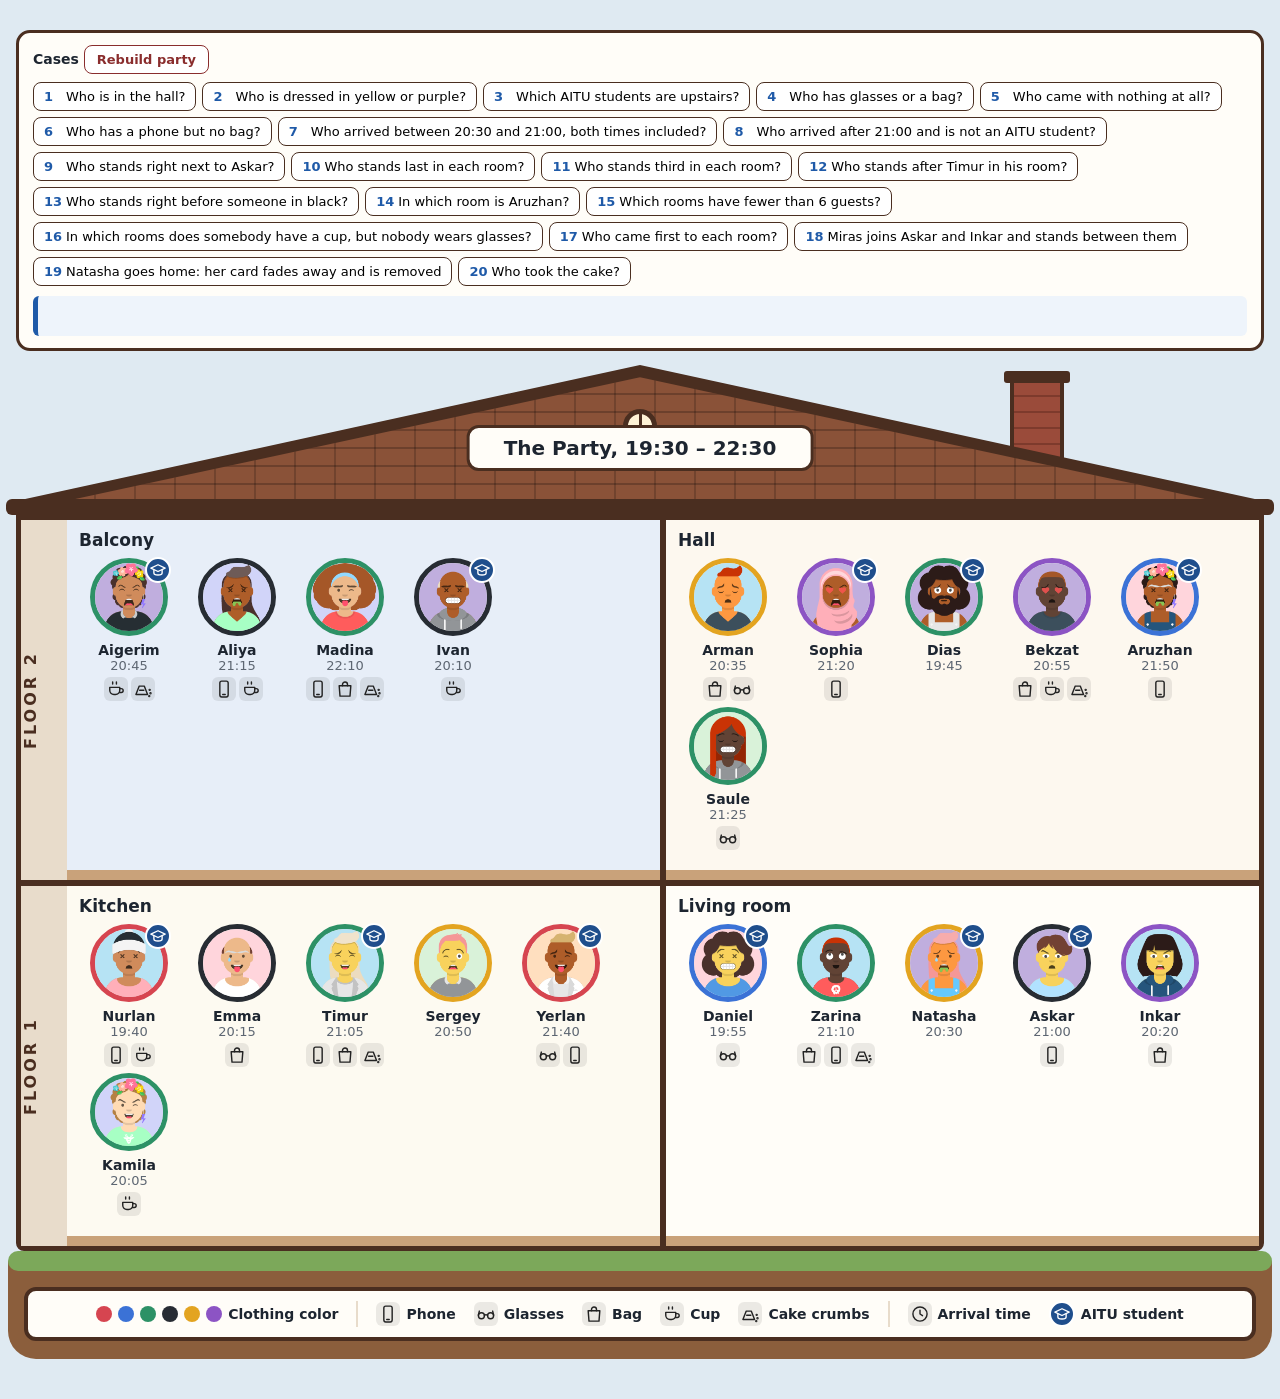
<file: task1/index.html>
<!DOCTYPE html>
<html lang="en">
<head>
  <meta charset="utf-8">
  <title>Selector Detective</title>
  <meta name="viewport" content="width=device-width, initial-scale=1">
  <link rel="stylesheet" href="css/style.css">
</head>
<body>
  <div id="app">
  <section id="cases">
    <h3>Cases <button type="button" id="reset" class="clear-btn">Rebuild party</button></h3>
    <div class="case-grid"></div>
    <div id="result"></div>
  </section>

  <div class="house-roof">
    <div class="chimney"></div>
    <div class="roof-body">
      <div class="roof-window"></div>
      <div class="roof-plaque">The Party, 19:30 – 22:30</div>
    </div>
    <div class="eave"></div>
  </div>

  <div id="house"></div>

  <div id="ground">
    <div class="grass"></div>
    <div class="soil"><div id="legend"></div></div>
  </div>
</div>
  <script src="lib/jquery.min.js"></script>
  <script src="js/data.js"></script>
  <script src="js/page.js"></script>
  <script src="js/cases.js"></script>
  <script src="js/app.js"></script>
</body>
</html>
</file>
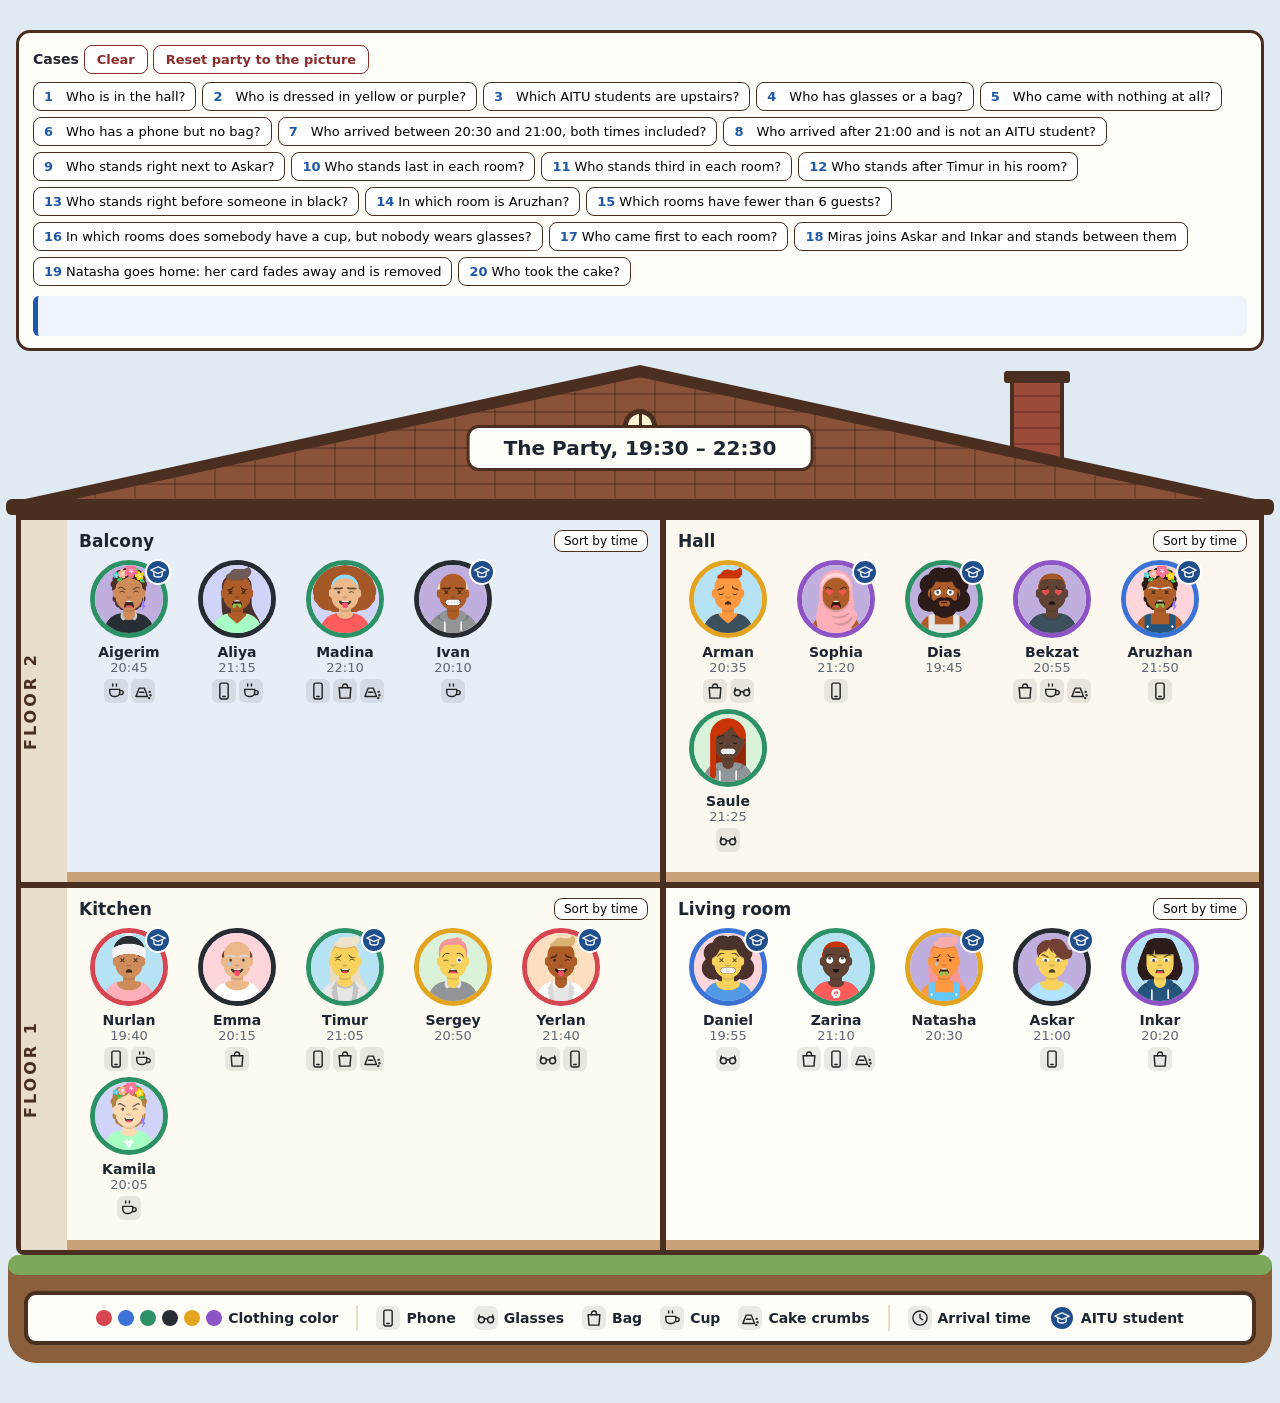
<file: task2/index.html>
<!DOCTYPE html>
<html lang="en">
<head>
  <meta charset="utf-8">
  <title>Selector Detective: the party in motion</title>
  <meta name="viewport" content="width=device-width, initial-scale=1">
  <link rel="stylesheet" href="css/style.css">
</head>
<body>
  <div id="app">
  <section id="cases">
    <h3>Cases <button type="button" id="clear" class="clear-btn">Clear</button> <button type="button" id="reset" class="clear-btn">Reset party to the picture</button></h3>
    <div class="case-grid"></div>
    <div id="result"></div>
  </section>

  <div class="house-roof">
    <div class="chimney"></div>
    <div class="roof-body">
      <div class="roof-window"></div>
      <div class="roof-plaque">The Party, 19:30 – 22:30</div>
    </div>
    <div class="eave"></div>
  </div>

  <div id="house"></div>

  <div id="ground">
    <div class="grass"></div>
    <div class="soil"><div id="legend"></div></div>
  </div>
</div>
  <script src="lib/jquery.min.js"></script>
  <script src="js/data.js"></script>
  <script src="js/page.js"></script>
  <script src="js/cases.js"></script>
  <script src="js/state.js"></script>
  <script src="js/effects.js"></script>
  <script src="js/app.js"></script>
</body>
</html>
</file>
<file: task1/css/style.css>
:root {
    --wood: #4a2e20;
    --paper: #fffdf8;
    --sand: #e8dccb;
}

* {
    box-sizing: border-box;
}

body {
    margin: 0;
    background: #dfeaf2;
    color: #1d2530;
    font-family: "IBM Plex Sans", "Segoe UI", system-ui, sans-serif;
}

#app {
    max-width: 1480px;
    margin: 0 auto;
    padding: 16px 16px 40px;
}

#cases {
    background: var(--paper);
    border: 3px solid var(--wood);
    border-radius: 14px;
    padding: 12px 14px;
    margin: 14px 0;
}

#cases h3 {
    margin: 0 0 8px;
    font-size: 14px;
}

.case-grid {
    display: flex;
    flex-wrap: wrap;
    gap: 6px;
}

.case-btn {
    border: 1.5px solid var(--wood);
    background: #fff;
    border-radius: 8px;
    padding: 6px 10px;
    font: inherit;
    font-size: 13px;
    cursor: pointer;
    text-align: left;
}

.case-btn b {
    display: inline-block;
    min-width: 22px;
    color: #1f5aa8;
}

.case-btn:hover {
    background: #fff3cf;
}

.case-btn.active {
    background: #ffe08a;
}

.clear-btn {
    border: 1.5px solid #8a2d2d;
    color: #8a2d2d;
    background: #fff;
    border-radius: 8px;
    padding: 6px 12px;
    font: inherit;
    font-size: 13px;
    cursor: pointer;
}

#result {
    margin-top: 10px;
    min-height: 40px;
    padding: 8px 12px;
    border-left: 5px solid #1f5aa8;
    background: #eef4fb;
    border-radius: 6px;
    font-size: 14px;
}

#result .q {
    font-weight: 600;
}

#result .count {
    display: inline-block;
    background: #1f5aa8;
    color: #fff;
    border-radius: 12px;
    padding: 0 9px;
    margin: 0 6px;
}

#house {
    border: 5px solid var(--wood);
    border-radius: 0 0 8px 8px;
    background: var(--wood);
}

.floor {
    display: flex;
    background: var(--wood);
    margin-bottom: 6px;
}

.floor:last-child {
    margin-bottom: 0;
}

.floor-label {
    width: 46px;
    flex: none;
    background: var(--sand);
    color: var(--wood);
    font-weight: 700;
    letter-spacing: 3px;
    writing-mode: vertical-rl;
    transform: rotate(180deg);
    text-align: center;
    padding: 8px 0;
}

.rooms {
    display: flex;
    flex: 1;
    gap: 6px;
}

.room {
    flex: 1;
    min-width: 0;
    padding: 10px 12px 14px;
    border-bottom: 10px solid #c9a27a;
    position: relative;
}

#room-balcony {
    background: #e7eef8;
}

#room-hall {
    background: #fdf8ef;
}

#room-kitchen {
    background: #fdfaf1;
}

#room-living {
    background: #fffdf8;
}

.room-title {
    margin: 0 0 8px;
    font-size: 17px;
}

.guests {
    display: flex;
    flex-wrap: wrap;
    align-items: flex-start;
}

.guest {
    position: relative;
    width: 100px;
    flex: none;
    margin-right: 8px;
    text-align: center;
    padding-bottom: 4px;
}

.ring {
    position: relative;
    width: 78px;
    height: 78px;
    margin: 0 auto;
    border: 5px solid #888;
    border-radius: 50%;
    background: #ecf0f4;
}

.avatar {
    width: 100%;
    height: 100%;
    border-radius: 50%;
    display: block;
}

.badge {
    position: absolute;
    right: -8px;
    top: -6px;
    width: 26px;
    height: 26px;
    border-radius: 50%;
    background: #1f4e8c;
    border: 2px solid #fff;
}

.badge svg {
    width: 18px;
    height: 18px;
    margin: 2px;
    stroke: #fff;
    fill: none;
    stroke-width: 1.8;
    stroke-linecap: round;
    stroke-linejoin: round;
}

.name {
    font-weight: 700;
    font-size: 14px;
    margin-top: 6px;
}

.time {
    font-size: 13px;
    color: #5d6672;
}

.things {
    display: flex;
    justify-content: center;
    gap: 3px;
    margin-top: 4px;
    min-height: 26px;
}

.thing {
    width: 24px;
    height: 24px;
    background: rgba(0, 0, 0, .08);
    border-radius: 6px;
}

.thing svg {
    width: 20px;
    height: 20px;
    margin: 2px;
    stroke: #222;
    fill: none;
    stroke-width: 1.7;
    stroke-linecap: round;
    stroke-linejoin: round;
}

.red .ring {
    border-color: #d64550;
}

.blue .ring {
    border-color: #3b72d6;
}

.green .ring {
    border-color: #2d9166;
}

.black .ring {
    border-color: #272c33;
}

.yellow .ring {
    border-color: #e3a420;
}

.purple .ring {
    border-color: #8c54c4;
}

.guest.found .ring {
    box-shadow: 0 0 0 4px #ffd84d, 0 0 14px 4px rgba(255, 190, 0, .7);
}

.guest.found .name {
    background: #ffe58a;
    border-radius: 6px;
}

.room.found {
    outline: 4px solid #ffb400;
    outline-offset: -4px;
}

.room.found .room-title {
    background: #ffe58a;
    display: inline-block;
    padding: 0 8px;
    border-radius: 6px;
}


.house-roof {
    position: relative;
    height: 150px;
    margin-top: 6px;
}

.chimney {
    position: absolute;
    right: 16%;
    top: 14px;
    width: 54px;
    height: 80px;
    border: 4px solid var(--wood);
    border-bottom: none;
    background: repeating-linear-gradient(0deg, #9a4b3a 0 14px, #7d3a2c 14px 16px);
}

.chimney::before {
    content: "";
    position: absolute;
    left: -10px;
    right: -10px;
    top: -12px;
    height: 12px;
    background: var(--wood);
    border-radius: 3px;
}

.roof-body {
    position: absolute;
    left: 0;
    right: 0;
    top: 0;
    bottom: 14px;
    background: var(--wood);
    clip-path: polygon(0 100%, 50% 0, 100% 100%);
}

.roof-body::before {
    content: "";
    position: absolute;
    inset: 0;
    clip-path: polygon(4% 100%, 50% 9%, 96% 100%);
    background-color: #8a5238;
    background-image: repeating-linear-gradient(0deg, transparent 0 16px, rgba(0, 0, 0, .22) 16px 18px),
        repeating-linear-gradient(90deg, transparent 0 38px, rgba(0, 0, 0, .18) 38px 40px);
}

.roof-window {
    position: absolute;
    left: 50%;
    top: 44px;
    width: 34px;
    height: 34px;
    margin-left: -17px;
    border-radius: 50%;
    border: 5px solid var(--wood);
    background: linear-gradient(var(--wood), var(--wood)) center/3px 100% no-repeat,
        linear-gradient(var(--wood), var(--wood)) center/100% 3px no-repeat, #fff3d6;
}

.roof-plaque {
    position: absolute;
    left: 50%;
    bottom: 30px;
    transform: translateX(-50%);
    white-space: nowrap;
    background: var(--paper);
    border: 3px solid var(--wood);
    border-radius: 12px;
    padding: 8px 34px;
    font-weight: 700;
    font-size: 20px;
}

.eave {
    position: absolute;
    left: -10px;
    right: -10px;
    bottom: 0;
    height: 16px;
    background: var(--wood);
    border-radius: 6px;
}

#ground .grass {
    height: 20px;
    background: #7ca85a;
    border-radius: 12px;
    margin: 0 -8px;
    position: relative;
    z-index: 1;
}

#ground .soil {
    background: #8b5e3c;
    margin: -10px -8px 0;
    padding: 26px 16px 18px;
    border-radius: 0 0 28px 28px;
}

#legend {
    display: flex;
    flex-wrap: wrap;
    align-items: center;
    justify-content: center;
    gap: 10px 18px;
    background: var(--paper);
    border: 4px solid var(--wood);
    border-radius: 12px;
    padding: 10px 16px;
}

.lg-item {
    display: flex;
    align-items: center;
    gap: 6px;
    font-size: 14px;
    font-weight: 600;
}

.lg-dot {
    width: 16px;
    height: 16px;
    border-radius: 50%;
    display: inline-block;
}

.lg-sep {
    width: 2px;
    align-self: stretch;
    background: var(--sand);
}

.lg-badge {
    position: static;
    flex: none;
}
</file>
<file: task2/css/style.css>
:root {
    --wood: #4a2e20;
    --paper: #fffdf8;
    --sand: #e8dccb;
}

* {
    box-sizing: border-box;
}

body {
    margin: 0;
    background: #dfeaf2;
    color: #1d2530;
    font-family: "IBM Plex Sans", "Segoe UI", system-ui, sans-serif;
}

#app {
    max-width: 1480px;
    margin: 0 auto;
    padding: 16px 16px 40px;
}

#cases {
    background: var(--paper);
    border: 3px solid var(--wood);
    border-radius: 14px;
    padding: 12px 14px;
    margin: 14px 0;
}

#cases h3 {
    margin: 0 0 8px;
    font-size: 14px;
}

.case-grid {
    display: flex;
    flex-wrap: wrap;
    gap: 6px;
}

.case-btn {
    border: 1.5px solid var(--wood);
    background: #fff;
    border-radius: 8px;
    padding: 6px 10px;
    font: inherit;
    font-size: 13px;
    cursor: pointer;
    text-align: left;
}

.case-btn b {
    display: inline-block;
    min-width: 22px;
    color: #1f5aa8;
}

.case-btn:hover {
    background: #fff3cf;
}

.case-btn.active {
    background: #ffe08a;
}

.clear-btn {
    border: 1.5px solid #8a2d2d;
    color: #8a2d2d;
    background: #fff;
    border-radius: 8px;
    padding: 6px 12px;
    font: inherit;
    font-size: 13px;
    cursor: pointer;
}

#result {
    margin-top: 10px;
    min-height: 40px;
    padding: 8px 12px;
    border-left: 5px solid #1f5aa8;
    background: #eef4fb;
    border-radius: 6px;
    font-size: 14px;
}

#result .q {
    font-weight: 600;
}

#result .count {
    display: inline-block;
    background: #1f5aa8;
    color: #fff;
    border-radius: 12px;
    padding: 0 9px;
    margin: 0 6px;
}

#house {
    border: 5px solid var(--wood);
    border-radius: 0 0 8px 8px;
    background: var(--wood);
}

.floor {
    display: flex;
    background: var(--wood);
    margin-bottom: 6px;
}

.floor:last-child {
    margin-bottom: 0;
}

.floor-label {
    width: 46px;
    flex: none;
    background: var(--sand);
    color: var(--wood);
    font-weight: 700;
    letter-spacing: 3px;
    writing-mode: vertical-rl;
    transform: rotate(180deg);
    text-align: center;
    padding: 8px 0;
}

.rooms {
    display: flex;
    flex: 1;
    gap: 6px;
}

.room {
    flex: 1;
    min-width: 0;
    padding: 10px 12px 14px;
    border-bottom: 10px solid #c9a27a;
    position: relative;
}

#room-balcony {
    background: #e7eef8;
}

#room-hall {
    background: #fdf8ef;
}

#room-kitchen {
    background: #fdfaf1;
}

#room-living {
    background: #fffdf8;
}

.room-title {
    margin: 0 0 8px;
    font-size: 17px;
}

.guests {
    display: flex;
    flex-wrap: wrap;
    align-items: flex-start;
}

.guest {
    position: relative;
    width: 100px;
    flex: none;
    margin-right: 8px;
    text-align: center;
    padding-bottom: 4px;
}

.ring {
    position: relative;
    width: 78px;
    height: 78px;
    margin: 0 auto;
    border: 5px solid #888;
    border-radius: 50%;
    background: #ecf0f4;
}

.avatar {
    width: 100%;
    height: 100%;
    border-radius: 50%;
    display: block;
}

.badge {
    position: absolute;
    right: -8px;
    top: -6px;
    width: 26px;
    height: 26px;
    border-radius: 50%;
    background: #1f4e8c;
    border: 2px solid #fff;
}

.badge svg {
    width: 18px;
    height: 18px;
    margin: 2px;
    stroke: #fff;
    fill: none;
    stroke-width: 1.8;
    stroke-linecap: round;
    stroke-linejoin: round;
}

.name {
    font-weight: 700;
    font-size: 14px;
    margin-top: 6px;
}

.time {
    font-size: 13px;
    color: #5d6672;
}

.things {
    display: flex;
    justify-content: center;
    gap: 3px;
    margin-top: 4px;
    min-height: 26px;
}

.thing {
    width: 24px;
    height: 24px;
    background: rgba(0, 0, 0, .08);
    border-radius: 6px;
}

.thing svg {
    width: 20px;
    height: 20px;
    margin: 2px;
    stroke: #222;
    fill: none;
    stroke-width: 1.7;
    stroke-linecap: round;
    stroke-linejoin: round;
}

.red .ring {
    border-color: #d64550;
}

.blue .ring {
    border-color: #3b72d6;
}

.green .ring {
    border-color: #2d9166;
}

.black .ring {
    border-color: #272c33;
}

.yellow .ring {
    border-color: #e3a420;
}

.purple .ring {
    border-color: #8c54c4;
}

.guest.found .ring {
    box-shadow: 0 0 0 4px #ffd84d, 0 0 14px 4px rgba(255, 190, 0, .7);
}

.guest.found .name {
    background: #ffe58a;
    border-radius: 6px;
}

.room.found {
    outline: 4px solid #ffb400;
    outline-offset: -4px;
}

.room.found .room-title {
    background: #ffe58a;
    display: inline-block;
    padding: 0 8px;
    border-radius: 6px;
}

.room-head {
    display: flex;
    align-items: center;
    justify-content: space-between;
    margin-bottom: 8px;
}

.room-head .room-title {
    margin: 0;
}

.sort-btn {
    border: 1.5px solid var(--wood);
    background: #fff;
    border-radius: 8px;
    padding: 3px 9px;
    font: inherit;
    font-size: 12px;
    cursor: pointer;
}

.sort-btn:hover {
    background: #fff3cf;
}

.guest {
    cursor: pointer;
}

.gap {
    flex: none;
    margin-right: 8px;
}

.guest.moving {
    pointer-events: none;
}

.fly {
    pointer-events: none;
}

#card {
    position: absolute;
    z-index: 2000;
    background: #fff;
    border-radius: 16px;
    overflow: hidden;
    box-shadow: 0 10px 34px rgba(30, 20, 10, .45);
}

#card .card-avatar {
    position: absolute;
    border-radius: 50%;
    background: #ecf0f4;
    z-index: 1;
}

#card .card-body {
    position: relative;
    width: 340px;
    padding: 14px;
}

#card .card-head {
    min-height: 96px;
    padding-left: 94px;
}

#card h3 {
    margin: 6px 0 2px;
    font-size: 20px;
}

#card .where {
    color: #5d6672;
    font-size: 13px;
}

#card ul {
    margin: 6px 0 10px;
    padding-left: 20px;
    font-size: 14px;
    line-height: 1.55;
}

#card .moves {
    display: flex;
    flex-wrap: wrap;
    gap: 6px;
}

#card .move-btn {
    border: 1.5px solid var(--wood);
    background: #fff8e6;
    border-radius: 8px;
    padding: 5px 9px;
    font: inherit;
    font-size: 13px;
    cursor: pointer;
}

#card .move-btn:hover {
    background: #ffe08a;
}

#card .swatch {
    display: inline-block;
    width: 11px;
    height: 11px;
    border-radius: 50%;
    margin-right: 5px;
    vertical-align: middle;
    border: 1px solid rgba(0, 0, 0, .4);
}
.house-roof {
    position: relative;
    height: 150px;
    margin-top: 6px;
}

.chimney {
    position: absolute;
    right: 16%;
    top: 14px;
    width: 54px;
    height: 80px;
    border: 4px solid var(--wood);
    border-bottom: none;
    background: repeating-linear-gradient(0deg, #9a4b3a 0 14px, #7d3a2c 14px 16px);
}

.chimney::before {
    content: "";
    position: absolute;
    left: -10px;
    right: -10px;
    top: -12px;
    height: 12px;
    background: var(--wood);
    border-radius: 3px;
}

.roof-body {
    position: absolute;
    left: 0;
    right: 0;
    top: 0;
    bottom: 14px;
    background: var(--wood);
    clip-path: polygon(0 100%, 50% 0, 100% 100%);
}

.roof-body::before {
    content: "";
    position: absolute;
    inset: 0;
    clip-path: polygon(4% 100%, 50% 9%, 96% 100%);
    background-color: #8a5238;
    background-image: repeating-linear-gradient(0deg, transparent 0 16px, rgba(0, 0, 0, .22) 16px 18px),
        repeating-linear-gradient(90deg, transparent 0 38px, rgba(0, 0, 0, .18) 38px 40px);
}

.roof-window {
    position: absolute;
    left: 50%;
    top: 44px;
    width: 34px;
    height: 34px;
    margin-left: -17px;
    border-radius: 50%;
    border: 5px solid var(--wood);
    background: linear-gradient(var(--wood), var(--wood)) center/3px 100% no-repeat,
        linear-gradient(var(--wood), var(--wood)) center/100% 3px no-repeat, #fff3d6;
}

.roof-plaque {
    position: absolute;
    left: 50%;
    bottom: 30px;
    transform: translateX(-50%);
    white-space: nowrap;
    background: var(--paper);
    border: 3px solid var(--wood);
    border-radius: 12px;
    padding: 8px 34px;
    font-weight: 700;
    font-size: 20px;
}

.eave {
    position: absolute;
    left: -10px;
    right: -10px;
    bottom: 0;
    height: 16px;
    background: var(--wood);
    border-radius: 6px;
}

#ground .grass {
    height: 20px;
    background: #7ca85a;
    border-radius: 12px;
    margin: 0 -8px;
    position: relative;
    z-index: 1;
}

#ground .soil {
    background: #8b5e3c;
    margin: -10px -8px 0;
    padding: 26px 16px 18px;
    border-radius: 0 0 28px 28px;
}

#legend {
    display: flex;
    flex-wrap: wrap;
    align-items: center;
    justify-content: center;
    gap: 10px 18px;
    background: var(--paper);
    border: 4px solid var(--wood);
    border-radius: 12px;
    padding: 10px 16px;
}

.lg-item {
    display: flex;
    align-items: center;
    gap: 6px;
    font-size: 14px;
    font-weight: 600;
}

.lg-dot {
    width: 16px;
    height: 16px;
    border-radius: 50%;
    display: inline-block;
}

.lg-sep {
    width: 2px;
    align-self: stretch;
    background: var(--sand);
}

.lg-badge {
    position: static;
    flex: none;
}
</file>
